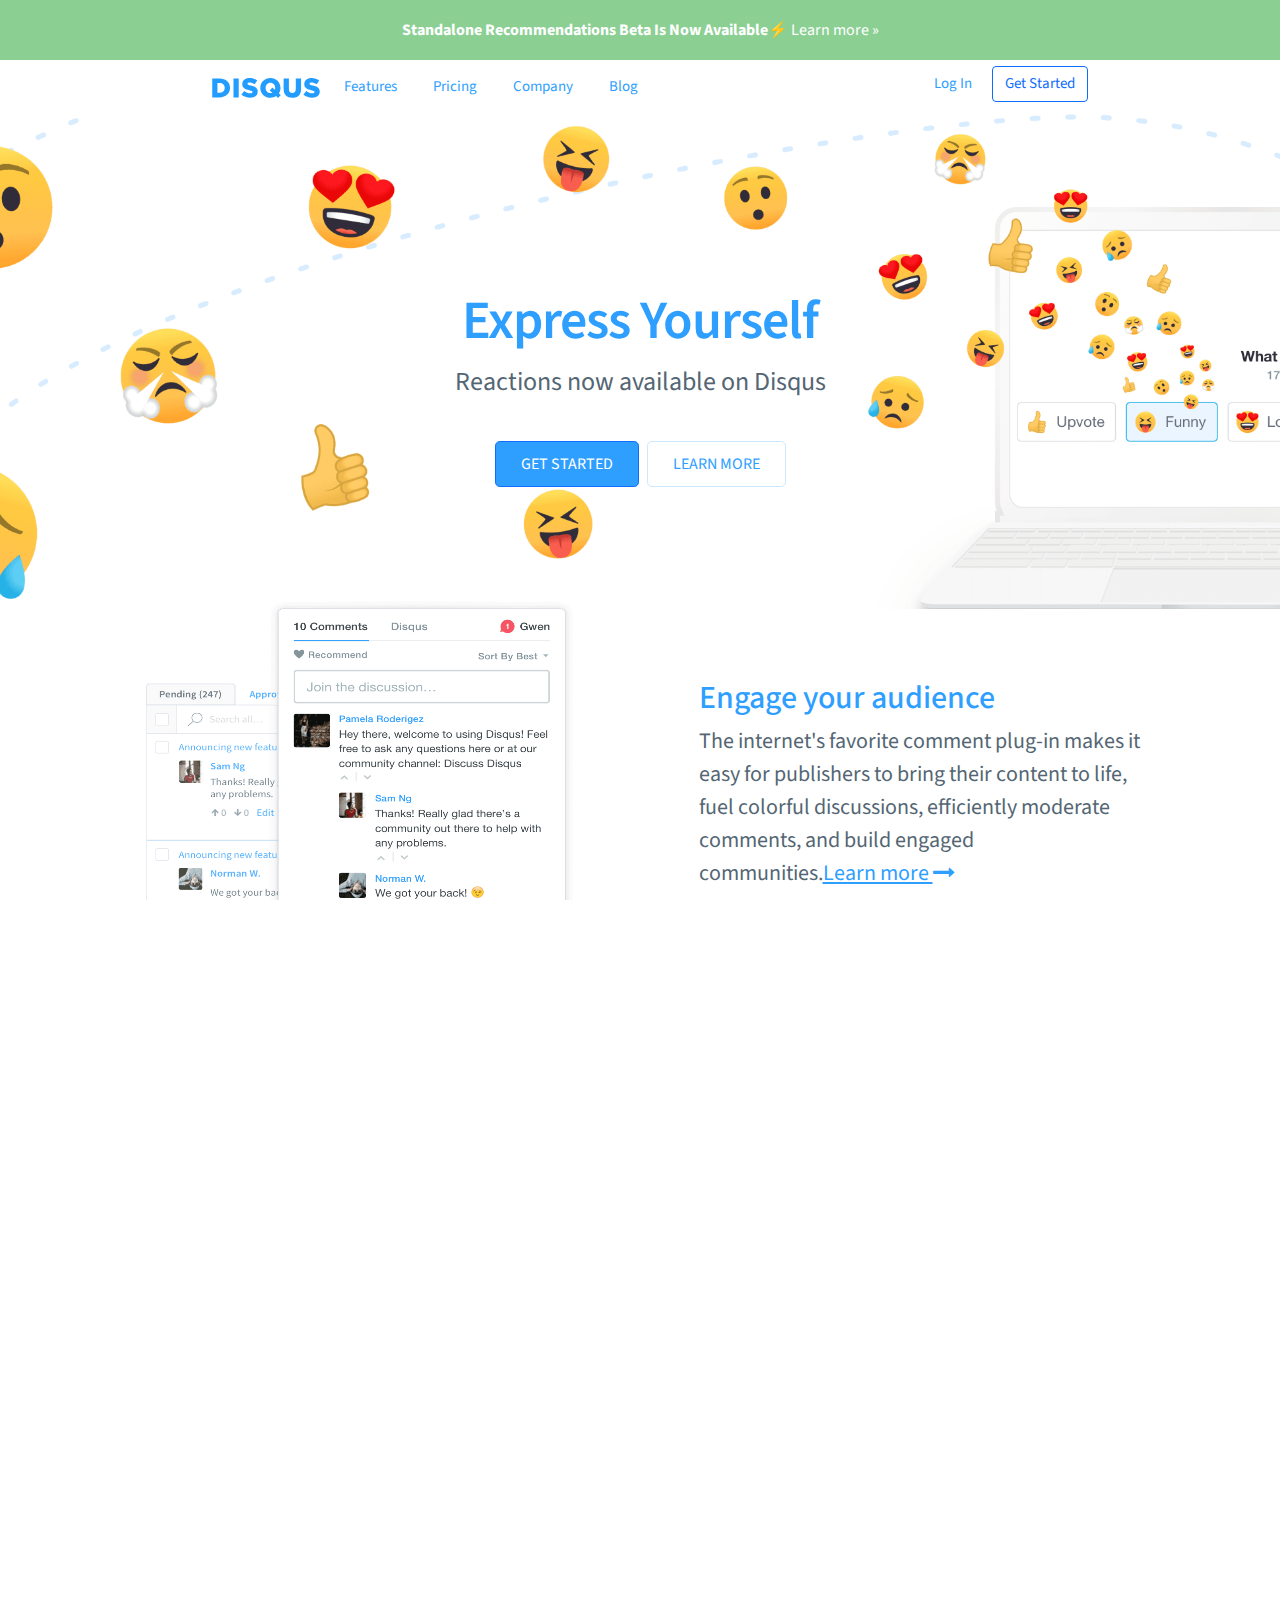
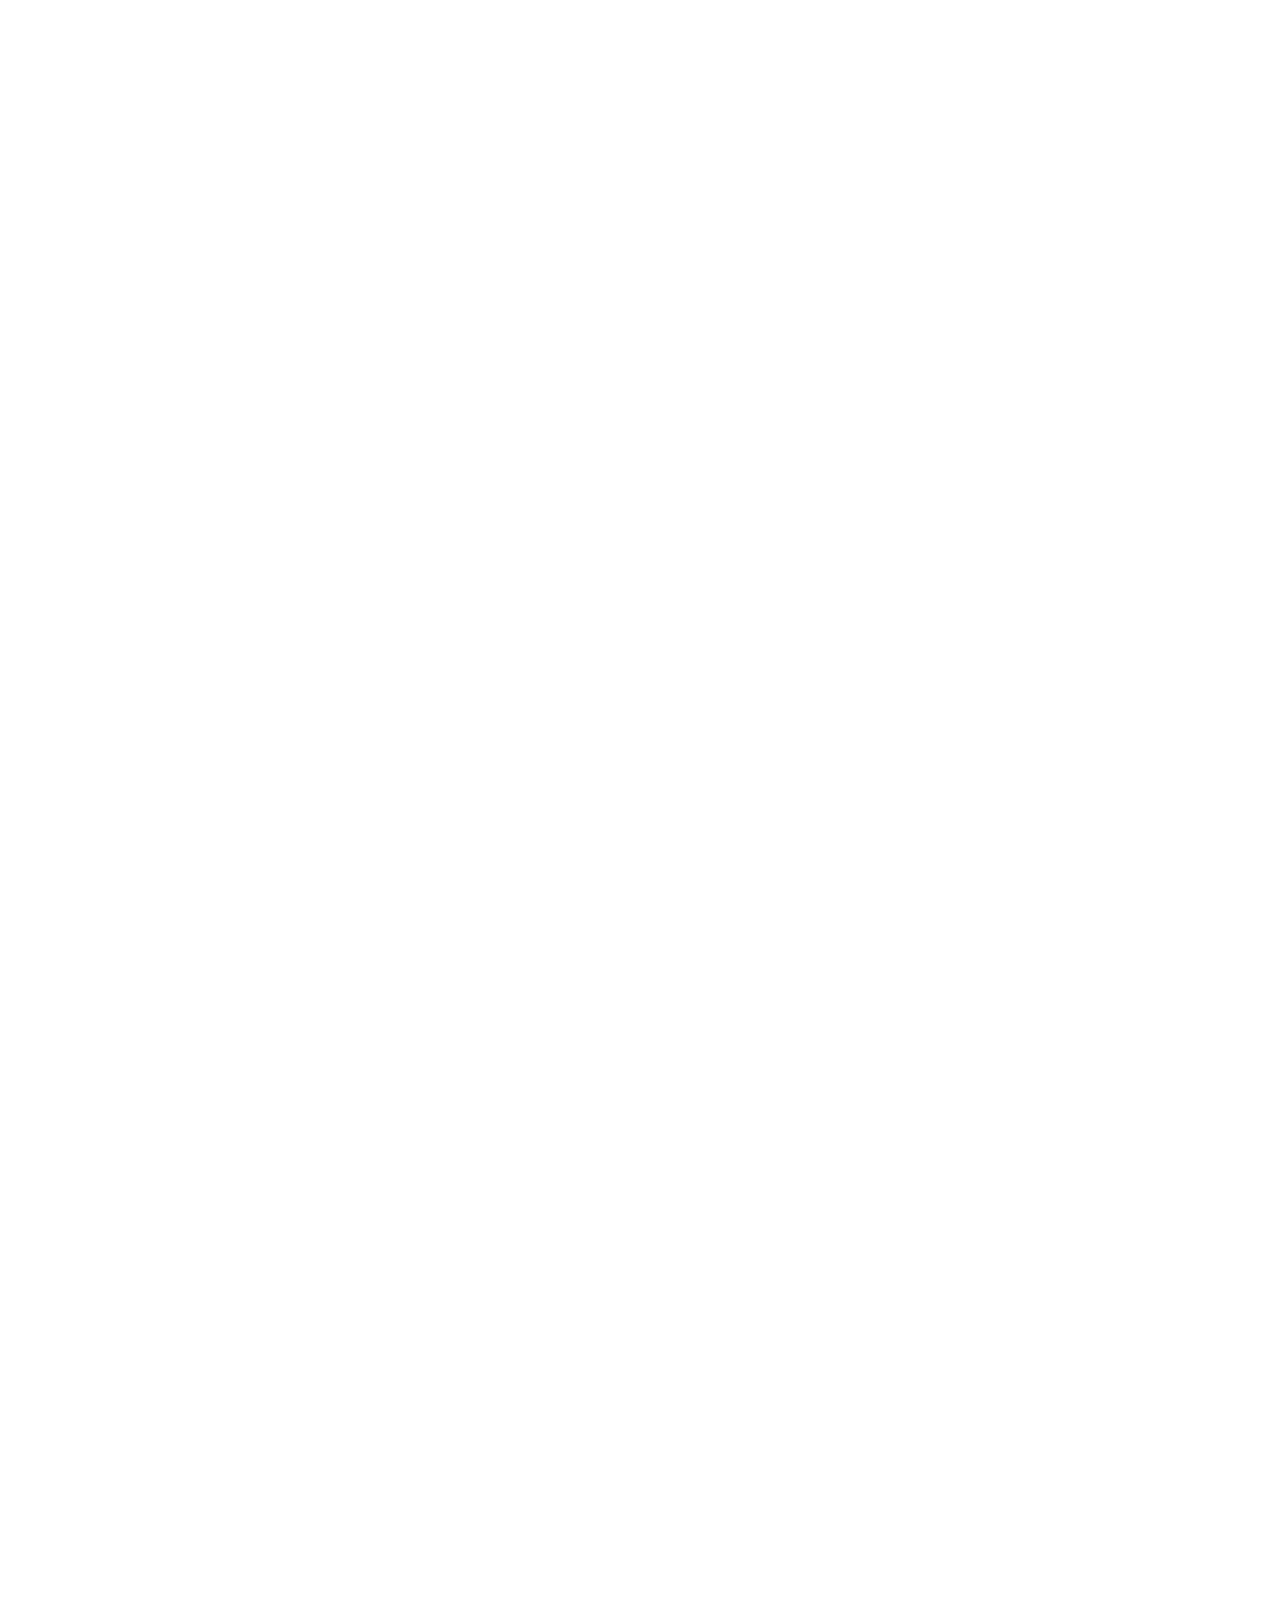
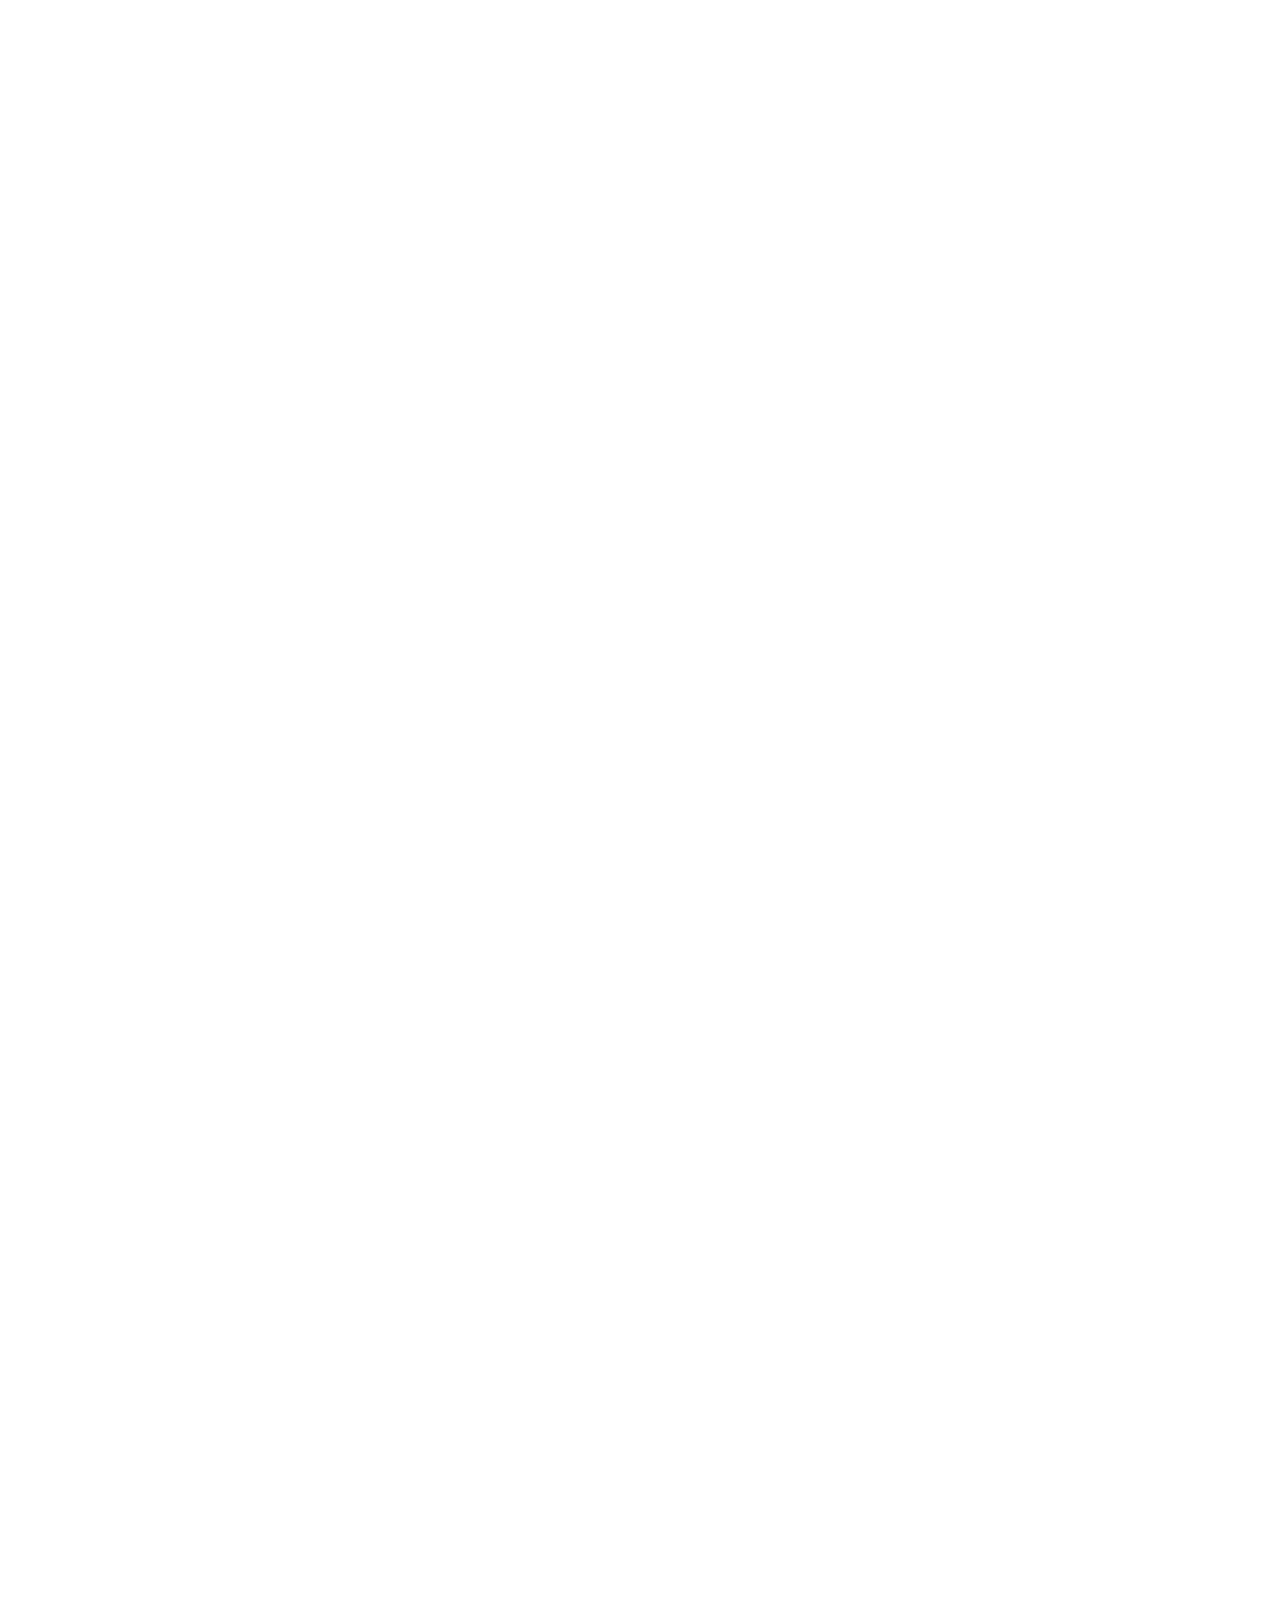
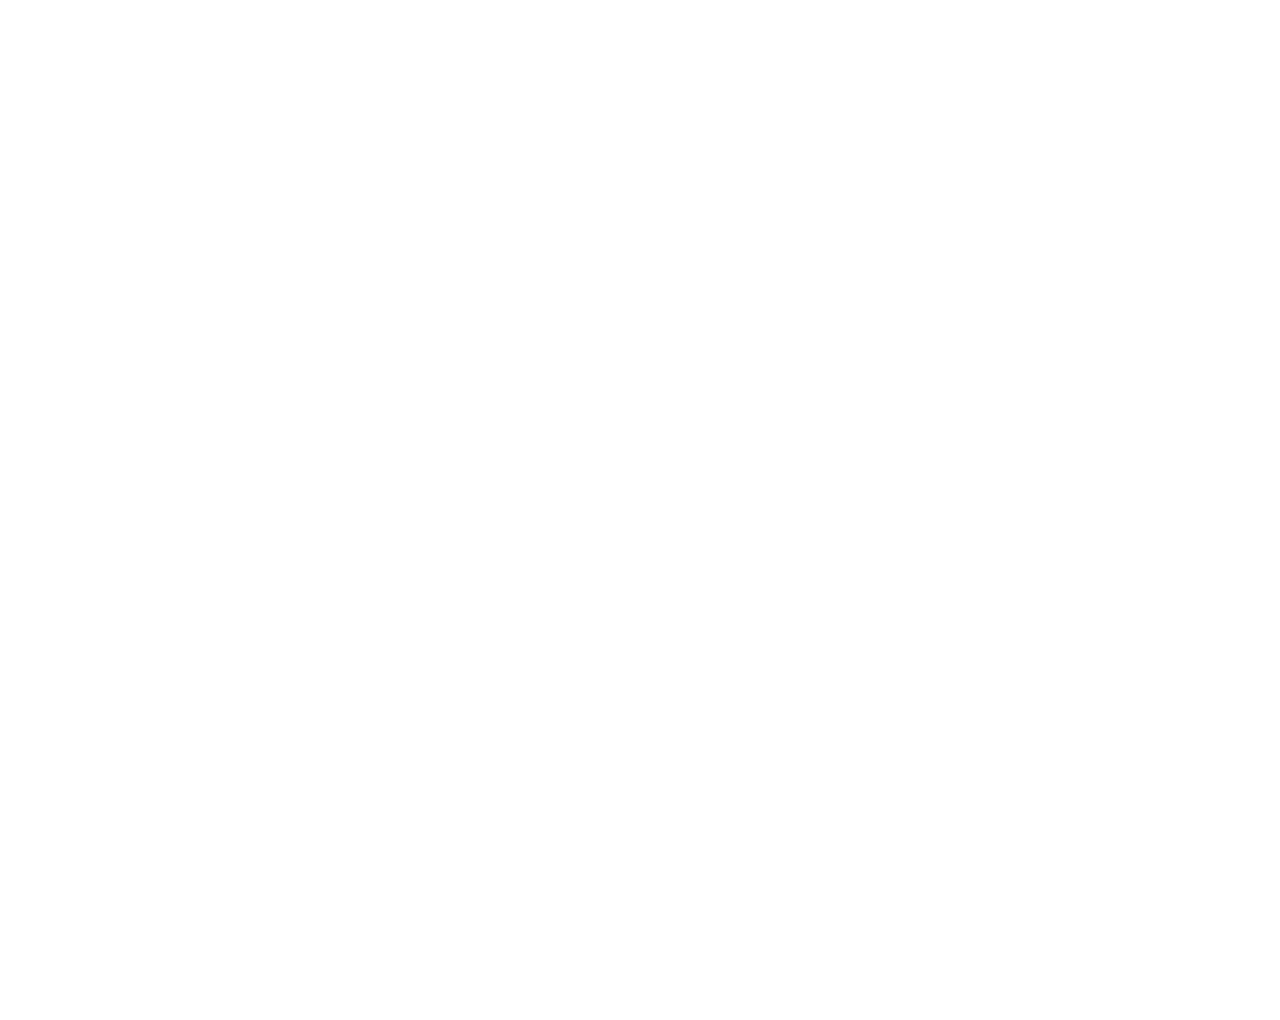
<file: index.html>
<!DOCTYPE html>
<html>
<head>
	<meta charset="utf-8">
	<meta name="viewport" content="width=device-width, initial-scale=1.0">
	<!--Bootstrap link-->
	<link rel="stylesheet" type="text/css" href="css/bootstrap.min.css">
	<link rel="stylesheet" type="text/css" href="css/dis.css">
	<link rel="stylesheet" type="text/css" href="css/responsive.css">
	<!--Font awesome link-->

	<link rel="stylesheet" href="https://cdnjs.cloudflare.com/ajax/libs/font-awesome/4.7.0/css/font-awesome.min.css">
	<!--Font link-->
	<link rel="preconnect" href="https://fonts.googleapis.com">
	<link rel="preconnect" href="https://fonts.gstatic.com" crossorigin>
	<link href="https://fonts.googleapis.com/css2?family=Source+Sans+Pro:wght@700;600;800&display=swap" rel="stylesheet">
	
	<title>disqus</title>
</head>
<body>
	
	<div class='header'>
		<strong>Standalone Recommendations Beta Is Now Available⚡️ </strong>
		<a>Learn more »</a>
			</div>	
	
		
		<nav class="navbar nav navbar-expand-lg  navbar-light">
		  <div class="container-fluid container-p">
		   
		    <div class='left_link'>
			    <button class="navbar-toggler " type="button" data-bs-toggle="collapse" data-bs-target="#navbarSupportedContent" aria-controls="navbarSupportedContent" aria-expanded="false" aria-label="Toggle navigation">
			      <span class="navbar-toggler-icon "></span>
			    </button>

			     <a class="navbar-brand " href="#"><img src="css\img\disqus-logo-blue.svg" width="108"></a>
		    </div>
		    <div class="collapse navbar-collapse " id="navbarSupportedContent ">
		      <ul class="navbar-nav  me-auto ">
		        <li class="nav-item ">
		          <a class="nav-link " id='features' onmouseover="show()" aria-current="page" href="#">Features</a>
		        </li>
		        <li class="nav-item">
		          <a class="nav-link" href="#">Pricing</a>
		        </li>
		        <li class="nav-item">
		          <a class="nav-link" href="#">Company</a>
		        </li>
		        <li class="nav-item">
		          <a class="nav-link" href="#">Blog</a>
		        </li>
		        
		       
		      </ul>
		    </div>
		    <div class='d-flex'>
		      <ul class='right_link '>
					<li class='nav-item'><a href=''>Log In</a></li>
					<li><a class='btn btn-outline-primary'>Get Started</a></li>
				</ul> 
		        
		       
		      </ul>
		     
		    </div>
		  </div>
		</nav>
	
	<div class='home_wrapper '>
		<div class='hover-div w-100' id='hover_div' onmouseover="show()" onmouseout="hide()">
			<div class='container'>
				<div class='row justify-content-center'>
					<div class='col-md-2'>
						<h4>Learn about our features</h4>
					</div>
					<div class='col-md-4 '>
						
							<div class='engaged-bg-img pointer'>
								<h5 class='text-blue'>Engage your audience <i class='fa fa-long-arrow-right'></i></h5> 
								<p>Build engaged communities, fuel colorful discussions, and efficiently moderate comments.</p>
								
							</div>
					
					
							<div class='understand-bg-img pointer'>
								<h5 class='text-voilet'>Understand your success  <i class='fa fa-long-arrow-right'></i></h5> 
								<p>Understand their audience, monitor engagement, and optimize content strategy.</p>
							</div>
					


					</div>
					<div class='col-md-4'>
						<div class='retain-bg-img pointer'>
							<h5 class='text-orange'>Retain your readers  <i class='fa fa-long-arrow-right'></i></h5> 
							<p>Capture readers and keep them coming back for more with robust sign-in options and cross-site notifications.</p>
						</div>

						<div class='monetize-bg-img pointer'>
							
							<h5 class='text-green'>Monetize engagement  <i class='fa fa-long-arrow-right'></i></h5>
							<p>Turn engagement into revenue with new inventory through Disqus and highly configurable ad serving.</p>
						</div>

	 

					</div>
					
				</div>
				
			</div>
			
		</div>
	
	
		<div class='container '>
				<div class='content'>
						<div class='title text-blue'>Express Yourself</div>
						<div class='p-text'>Reactions now available on Disqus</div>
						<button class='btn btn-lg btn-primary title-btn btn-right-space'>GET STARTED</button>
						<button  class='btn btn-lg btn-outline title-btn'>LEARN MORE</button>
				</div>
				<section class='container bottom-space'>
							<div class='row'>
								<div class='col-md-5 text-center'>
										<img src="css\img\feature-engage.png" class='img-responsive img-size'>
								</div>
								<div class='col-md-5'>
										<div class='spacing-top-narrow bottom-space'>
											<h2 class='text-blue'>Engage your audience</h2>
												<p class='text-black'>
														The internet's favorite comment plug-in makes it easy for publishers to bring their content to life, fuel colorful discussions, efficiently moderate comments, and build engaged communities.<a href='' class='text-underline'>Learn more  <i class='fa fa-long-arrow-right'></i></a> 
												</p>
										</div>
										<div class='bg-arrow hide img-blue'>
											<img src="css\img\blue-arrow-dots.png" width='90' height='250px'>
										</div>
									
								</div>
								
											
							</div>
							
							<div class='row justify-content-right'>
								<div class='col-md-5 text-center'>
										<img src="css\img\feature-retain.png" class='img-responsive img-size'>
								</div>
								<div class='col-md-5 '>
									<div class='spacing-top-narrow bottom-space'>
										<h2 class='text-orange'>Retain your readers</h2>
											<p class='text-black'>
													
													Convert casual readers into regular contributors. Disqus helps publishers capture readers and keep them coming back for more with robust sign-in options, cross-site notifications and more.<a href=' ' class='text-orange text-underline'>Learn more  <i class='fa fa-long-arrow-right'></i></a>  
											</p>
									</div>
									<div class='bg-arrow hide img-orange' >
										<img src="css\img\orange-arrow-dots.png" width='90' height='280px'>
									</div>
								</div>
								
											
							</div>

							<div class='row justify-content-right'>
								<div class='col-md-5 text-center'>
										<img src="css\img\feature-understand.png" class='img-responsive img-size'>
								</div>
								<div class='col-md-5 '>
									<div class='spacing-top-narrow bottom-space'>
									
										<h2 class='text-voilet'>Understand your success</h2>
											<p class='text-black'>
													
													Audience Analytics provide actionable audience insights, helping publishers to understand their audience, monitor engagement, and optimize content strategy.<a href=' ' class='text-voilet text-underline'>Learn more  <i class='fa fa-long-arrow-right'></i></a> 
											</p>
									</div>
									<div class='bg-arrow hide img-violet'>
										<img src="css\img\violet-arrow-dots.png" width='170' height='240px' >
									</div>
								</div>
								
											
							</div>

							<div class='row justify-content-right'>
								<div class='col-md-5 text-center bottom-space'>
										<img src="css\img\feature-monetize.png" class='img-responsive img-size '>
								</div>
								<div class='col-md-5 my-auto'>
									
										<h2 class='text-green'>Monetize engagement</h2>
											<p class='text-black'>
												Turn engagement into revenue with new inventory through Disqus and highly configurable ad serving from top demand partners on your site.<a href='' class='text-green text-underline'>Learn more  <i class='fa fa-long-arrow-right'></i></a>  
											</p>
									
								</div>
								
											
							</div>

				</section>
			</div>

	

	
		<img src='css\img/pam.svg' class='top-img'>
		<img src="css\img/trusted-header.svg" class='img-left'>

		<div class='bg-color'>
			<div class='container'>
				<h2 class='text-center p-5'>Trusted by millions of publishers</h2>
				<div class='row justify-content-center'>
					<div class='col-md-4 justify-content-center '>

						<div class='border-line div-size bg-color-white mx-auto'>

							<h1>50 Million</h1>
							<p class='text-size-p'>MONTHLY COMMENTS</p>

							<h1>17 Billion</h1>
							<p class='text-size-p'>MONTHLY PAGEVIEWS</p>

							<h1>191 Countries</h1>
							<p class='text-size-p'>USING DISQUS</p>

							<h1>2 Billion</h1>
							<p class='text-size-p'>MONTHLY UNIQUES</p>
						</div>
					</div>
					<div class='col-md-4 justify-content-center div-size2'>
						<div class='border-line h bg-color-white text-center mx-4 bottom-space'>
								<div class='p-4'>
								
									<p class='py-4'>"When we started using Disqus, <br>the number of comments quadrupled."</p>
									<a href=''><img src="css\img/spoilertv.png" width='120'class='img-responsive'></a>
									
								</div>
						</div>
						<div class='border-line h bg-color-white  text-center mx-4'>
								<div class=' p-4 '>
								
									<p class='py-2'>"We wouldn't be a popular <br>website without the comments and engagement we get through Disqus."</p>
									<a href=''><img src="css\img/destructoid.png" width='120'class='img-responsive'></a>
									
								</div>
								
						</div>
					</div>

					<div class='col-md-4 justify-content-center div-size2'>
						<div class='border-line h bg-color-white text-center mx-4 bottom-space'>
								<div class=' p-4 '>
								
									<p class='py-4'>"We love the moderation, the <br>voting and a host of other stuff you can build."</p>
									<a href=''><img src="css\img/9to5-google.png" width='120'class='img-responsive'></a>
									
								</div>
								
						</div>
						<div class='border-line h bg-color-white text-center mx-4'>
								<div class='p-4 '>
								
									<p class='py-2'>"...it's tough to get people to stay <br>for more than just breaking news. Disqus helps us keep readers engaged and coming back for more."</p>
									<a href=''><img src="css\img/cinemablend.png" width='120'class='img-responsive'></a>
									
								</div>
						</div>
					</div>	
					
				</div>
				<!-- sticker-->
				<div class=' row  justify-content-center my-3  py-5 sticker'>
					<div class='col-md-3 py-3 text-center'>
						<img src="css\img/ew.png"  class='img1 img-responsive '  height='auto'>
					</div>
					<div class=' col-md-3 py-3  text-center '>
						<img src="css\img/rotten-tomatoes.png" class='img-responsive  img2 '  height="auto">
					</div>
					<div class=' col-md-3 py-3  text-center'>
						<img src="css\img/abc-news.png" class=' img-responsive  img3 '  height="auto">
					</div>
					<div class='col-md-3 py-3 text-center'>
						<img src="css\img/tmz.png"  class='img-responsive img4 '  height="auto">
					</div>
				</div>
						
				
					
				

				
		</div>
	
	
			<!--block blue-->
			<div class='text-center block-blue'>
				<h1 class='text-white '>
					We're here to help publishers succeed in an open & diverse Internet.
				</h1><br>
				<button class='btn btn-lg title-btn btn-outline bg-color px-5'>INSTALL DISQUS</button>
			</div>
	</div>		
		<div class='container'>
			<!--Porduct-->
			<div class='row bottom-space'>
				<div class='col-md-5 '>
					
					<div class='text-center '>
						<img src="css\img/pam-blog.svg" width='250' ><br><br>
						<h5 class='text-gray-darker'>The Latest News From Disqus</h5>
						<p>Announcements, tips, and more.</p>
					</div>
				</div>
				<div class='col-md-7 p-3 h-100'>
					<article class='article-text '>
						<span class='small-text text-gray-darker'>PRODUCT</span>
						<h2 class='m-text '>
							<a href='' >PRE-MODERATION — Keeping Your Community and Advertisers Safe</a>
						</h2>
						<p class='text-gray'>June 25, 2021</p>
					</article>

					<article class='article-text '>
						<span class='small-text text-gray-darker'>MARKET TRENDS, MARKETING TIPS</span>
						<h2 class='m-text'>
							<a href='' >What is Clubhouse + How Can Publishers Use It?</a>
						</h2>
						<p class='text-gray'>May 14, 2021</p>
					</article>

					<article class='article-text '>
						<span class='small-text text-gray-darker'>CULTURE, COMMUNITY, RESEARCH</span>
						<h2 class='m-text'>
							<a href=''>What are lurkers and how can you engage them?</a>
						</h2>
						<p class='text-gray'>May 14, 2021</p>
					</article>


					
					<button class='btn btn-lg btn-outline px-4 text-medium'>READ OUR BLOG</button>
				</div>
			</div>
		</div>
			<!--Installtion prossed-->
			<div class=' p-5 bg-color text-center'>
				<p >Ready to install Disqus? It only takes minutes to get up and running.</p>
				<div class='p-3 '>
					<div class='aligned'>
						<div class='display-inline p-2'>
								<span class='install-promo__number'>1</span><br>
								<span>signup</span>
							
						</div>
						

						<img src="css\img/promo-signup.png" class='img-width' height="auto">
					
						
					</div>
					<div class='aligned'>
						<div class='display-inline p-2'>
								<span class='install-promo__number'>2</span><br>
								<span>Install</span>
							
						</div>
						

						<img src="css\img/promo-install.png" class='img-width' height="auto">
					
						
					</div>
					<div class='aligned'>
						<div class='display-inline p-2'>
								<span class='install-promo__number'>3</span><br>
								<span>Use</span>
							
						</div>
						

						<img src="css\img/promo-use.png" class='img-width' height="auto">
					
					</div>
				</div>
				<button class='btn btn-lg btn-primary title-btn px-5'>Get started</button>
			</div>
		
		
		<footer>
			<div class='container flex-box links'>
				<div>
					<div class='d-flex'>
						<ul class='d-flex mg-top link1-list list-type '>
							<li>Feature</li>
							<li>pricing</li>
							<li>company</li>
							<li>jobs</li>
							<li>blog</li>
							<li>adervtise</li>
						</ul>
						
						
					</div>
					<div class='d-flex responsive-links link2-list'>
						<ul class='d-flex  list-type'>
							<li>help</li>
							<li>API</li>
							<li>Data servies</li>
							<li>logos</li>
						</ul>
						<ul class='d-flex  list-type'>
							<li><i class="fa fa-facebook-f"></i></li>
							<li><i class="fa fa-twitter"></i></li>
							<li><i class="fa fa-instagram"></i></li>
							<li><i class="fa fa-linkedin"></i></li>
								
						</ul>
					</div>
				</div>
				<div>
					<div><a class='m-right-side'><img src="css\img/disqus-logo-white.svg" width="110" ></a></div>
					<ul class='d-flex mt-3 m-right-list '>
						<li class='list-type'>Disqus 2021 &#169;</li>
						<li>terms</li>
						<li>privacy</li>
						<li>Do Not Sell My Info</li>
						
					</ul>
				</div>
			</div>
			
		</footer>
		

</body>
</html>

<script type="text/javascript">
	var element = document.getElementById('features')
	function show() {
		var div = document.getElementById('hover_div')
		div.style.display = 'block';


	}

	function hide() {
		var div = document.getElementById('hover_div')
		div.style.display = 'none';
	}

</script>
</file>
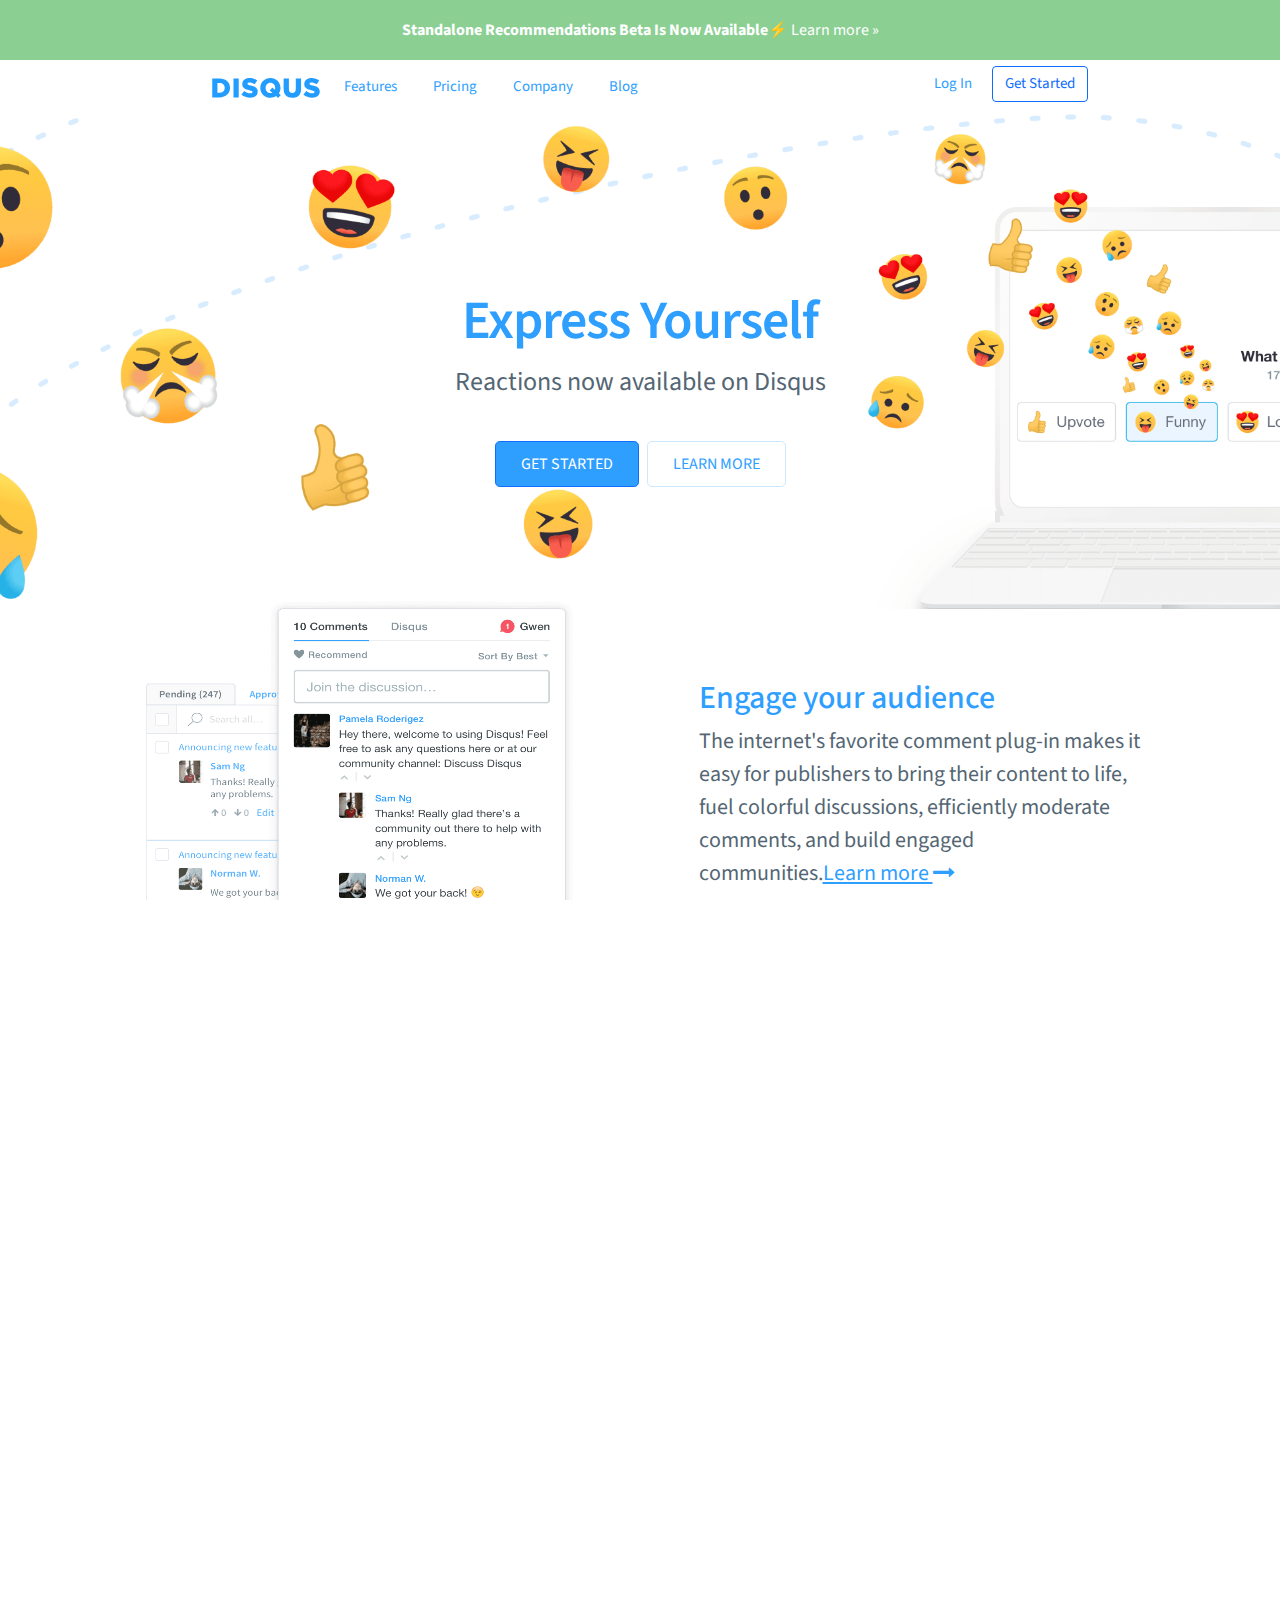
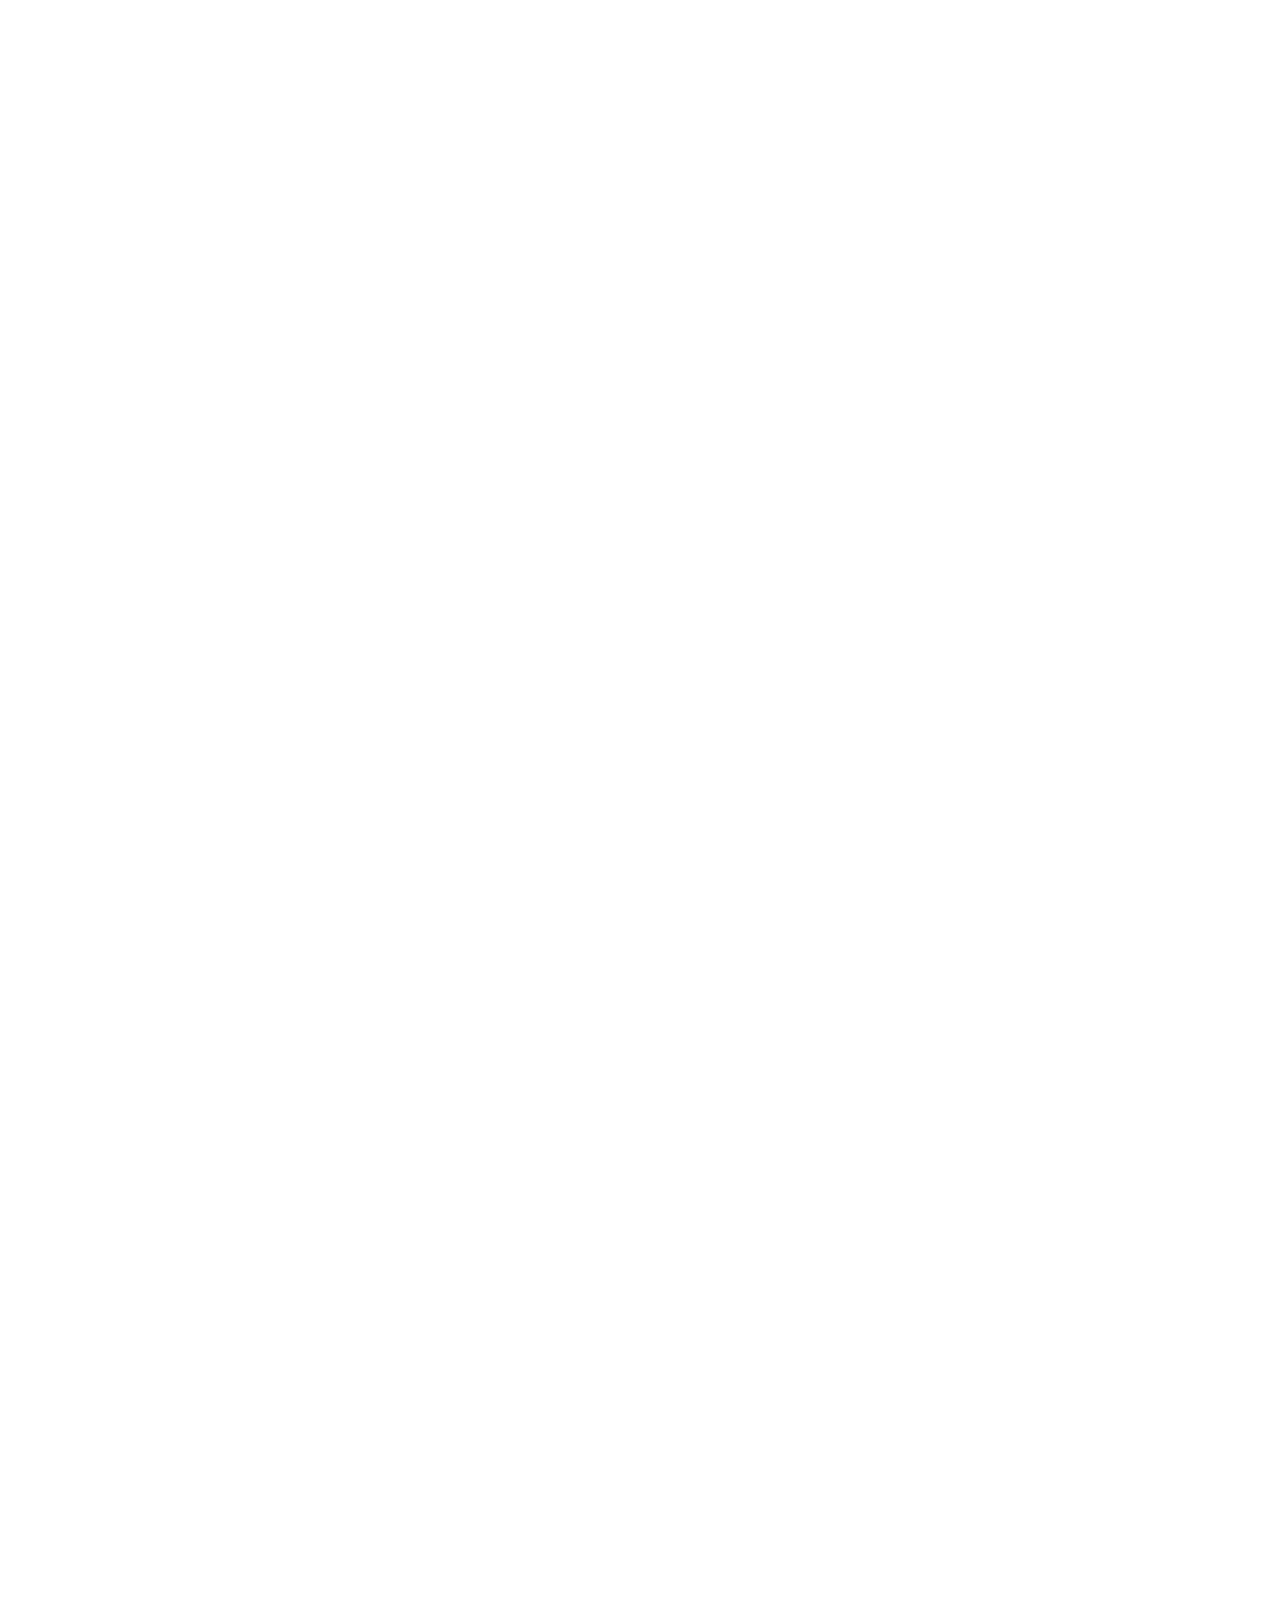
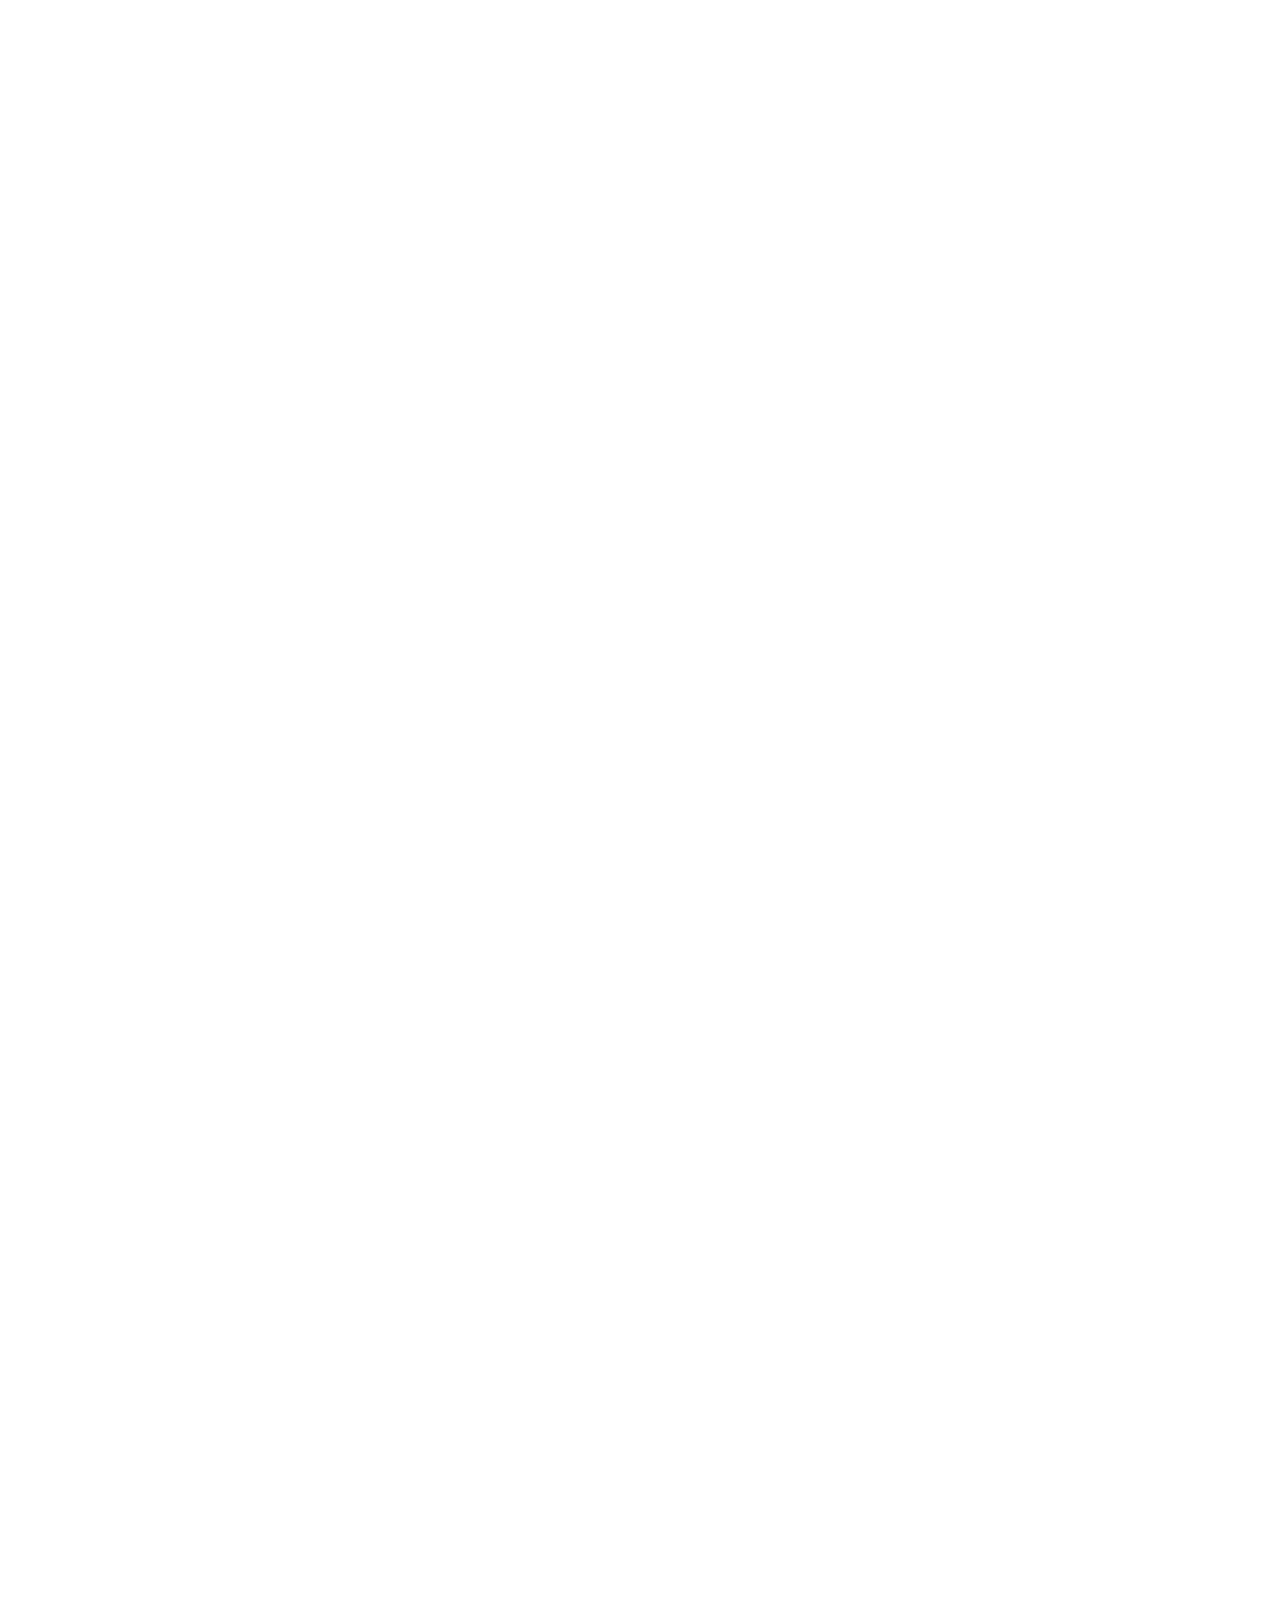
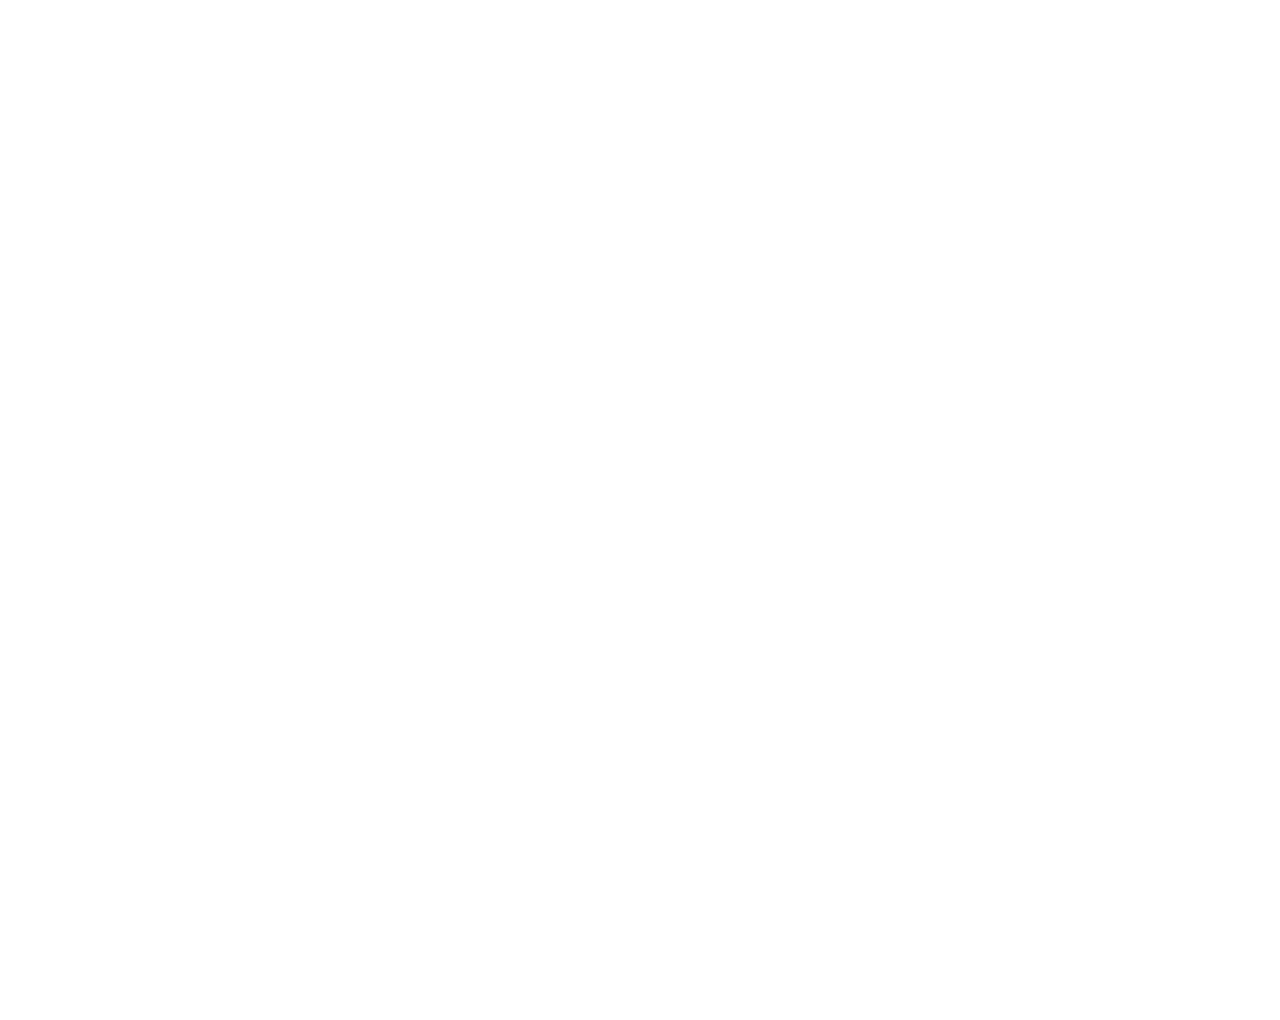
<file: dis.html>
<!DOCTYPE html>
<html>
<head>
	<meta charset="utf-8">
	<meta name="viewport" content="width=device-width, initial-scale=1.0">
	<!--Bootstrap link-->
	<link rel="stylesheet" type="text/css" href="css/bootstrap.min.css">
	<link rel="stylesheet" type="text/css" href="css/dis.css">
	<link rel="stylesheet" type="text/css" href="css/responsive.css">
	<!--Font awesome link-->

	<link rel="stylesheet" href="https://cdnjs.cloudflare.com/ajax/libs/font-awesome/4.7.0/css/font-awesome.min.css">
	<!--Font link-->
	<link rel="preconnect" href="https://fonts.googleapis.com">
	<link rel="preconnect" href="https://fonts.gstatic.com" crossorigin>
	<link href="https://fonts.googleapis.com/css2?family=Source+Sans+Pro:wght@700;600;800&display=swap" rel="stylesheet">
	
	<title>disqus</title>
</head>
<body>
	
	<div class='header'>
		<strong>Standalone Recommendations Beta Is Now Available⚡️ </strong>
		<a>Learn more »</a>
			</div>	
	
		
		<nav class="navbar nav navbar-expand-lg  navbar-light">
		  <div class="container-fluid container-p">
		   
		    <div class='left_link'>
			    <button class="navbar-toggler " type="button" data-bs-toggle="collapse" data-bs-target="#navbarSupportedContent" aria-controls="navbarSupportedContent" aria-expanded="false" aria-label="Toggle navigation">
			      <span class="navbar-toggler-icon "></span>
			    </button>

			     <a class="navbar-brand " href="#"><img src="css\img\disqus-logo-blue.svg" width="108"></a>
		    </div>
		    <div class="collapse navbar-collapse " id="navbarSupportedContent ">
		      <ul class="navbar-nav  me-auto ">
		        <li class="nav-item ">
		          <a class="nav-link " id='features' onmouseover="show()" aria-current="page" href="#">Features</a>
		        </li>
		        <li class="nav-item">
		          <a class="nav-link" href="#">Pricing</a>
		        </li>
		        <li class="nav-item">
		          <a class="nav-link" href="#">Company</a>
		        </li>
		        <li class="nav-item">
		          <a class="nav-link" href="#">Blog</a>
		        </li>
		        
		       
		      </ul>
		    </div>
		    <div class='d-flex'>
		      <ul class='right_link '>
					<li class='nav-item'><a href=''>Log In</a></li>
					<li><a class='btn btn-outline-primary'>Get Started</a></li>
				</ul> 
		        
		       
		      </ul>
		     
		    </div>
		  </div>
		</nav>
	
	<div class='home_wrapper '>
		<div class='hover-div w-100' id='hover_div' onmouseover="show()" onmouseout="hide()">
			<div class='container'>
				<div class='row justify-content-center'>
					<div class='col-md-2'>
						<h4>Learn about our features</h4>
					</div>
					<div class='col-md-4 '>
						
							<div class='engaged-bg-img pointer'>
								<h5 class='text-blue'>Engage your audience <i class='fa fa-long-arrow-right'></i></h5> 
								<p>Build engaged communities, fuel colorful discussions, and efficiently moderate comments.</p>
								
							</div>
					
					
							<div class='understand-bg-img pointer'>
								<h5 class='text-voilet'>Understand your success  <i class='fa fa-long-arrow-right'></i></h5> 
								<p>Understand their audience, monitor engagement, and optimize content strategy.</p>
							</div>
					


					</div>
					<div class='col-md-4'>
						<div class='retain-bg-img pointer'>
							<h5 class='text-orange'>Retain your readers  <i class='fa fa-long-arrow-right'></i></h5> 
							<p>Capture readers and keep them coming back for more with robust sign-in options and cross-site notifications.</p>
						</div>

						<div class='monetize-bg-img pointer'>
							
							<h5 class='text-green'>Monetize engagement  <i class='fa fa-long-arrow-right'></i></h5>
							<p>Turn engagement into revenue with new inventory through Disqus and highly configurable ad serving.</p>
						</div>

	 

					</div>
					
				</div>
				
			</div>
			
		</div>
	
	
		<div class='container '>
				<div class='content'>
						<div class='title text-blue'>Express Yourself</div>
						<div class='p-text'>Reactions now available on Disqus</div>
						<button class='btn btn-lg btn-primary title-btn btn-right-space'>GET STARTED</button>
						<button  class='btn btn-lg btn-outline title-btn'>LEARN MORE</button>
				</div>
				<section class='container bottom-space'>
							<div class='row'>
								<div class='col-md-5 text-center'>
										<img src="css\img\feature-engage.png" class='img-responsive img-size'>
								</div>
								<div class='col-md-5'>
										<div class='spacing-top-narrow bottom-space'>
											<h2 class='text-blue'>Engage your audience</h2>
												<p class='text-black'>
														The internet's favorite comment plug-in makes it easy for publishers to bring their content to life, fuel colorful discussions, efficiently moderate comments, and build engaged communities.<a href='' class='text-underline'>Learn more  <i class='fa fa-long-arrow-right'></i></a> 
												</p>
										</div>
										<div class='bg-arrow hide img-blue'>
											<img src="css\img\blue-arrow-dots.png" width='90' height='250px'>
										</div>
									
								</div>
								
											
							</div>
							
							<div class='row justify-content-right'>
								<div class='col-md-5 text-center'>
										<img src="css\img\feature-retain.png" class='img-responsive img-size'>
								</div>
								<div class='col-md-5 '>
									<div class='spacing-top-narrow bottom-space'>
										<h2 class='text-orange'>Retain your readers</h2>
											<p class='text-black'>
													
													Convert casual readers into regular contributors. Disqus helps publishers capture readers and keep them coming back for more with robust sign-in options, cross-site notifications and more.<a href=' ' class='text-orange text-underline'>Learn more  <i class='fa fa-long-arrow-right'></i></a>  
											</p>
									</div>
									<div class='bg-arrow hide img-orange' >
										<img src="css\img\orange-arrow-dots.png" width='90' height='280px'>
									</div>
								</div>
								
											
							</div>

							<div class='row justify-content-right'>
								<div class='col-md-5 text-center'>
										<img src="css\img\feature-understand.png" class='img-responsive img-size'>
								</div>
								<div class='col-md-5 '>
									<div class='spacing-top-narrow bottom-space'>
									
										<h2 class='text-voilet'>Understand your success</h2>
											<p class='text-black'>
													
													Audience Analytics provide actionable audience insights, helping publishers to understand their audience, monitor engagement, and optimize content strategy.<a href=' ' class='text-voilet text-underline'>Learn more  <i class='fa fa-long-arrow-right'></i></a> 
											</p>
									</div>
									<div class='bg-arrow hide img-violet'>
										<img src="css\img\violet-arrow-dots.png" width='170' height='240px' >
									</div>
								</div>
								
											
							</div>

							<div class='row justify-content-right'>
								<div class='col-md-5 text-center bottom-space'>
										<img src="css\img\feature-monetize.png" class='img-responsive img-size '>
								</div>
								<div class='col-md-5 my-auto'>
									
										<h2 class='text-green'>Monetize engagement</h2>
											<p class='text-black'>
												Turn engagement into revenue with new inventory through Disqus and highly configurable ad serving from top demand partners on your site.<a href='' class='text-green text-underline'>Learn more  <i class='fa fa-long-arrow-right'></i></a>  
											</p>
									
								</div>
								
											
							</div>

				</section>
			</div>

	

	
		<img src='css\img/pam.svg' class='top-img'>
		<img src="css\img/trusted-header.svg" class='img-left'>

		<div class='bg-color'>
			<div class='container'>
				<h2 class='text-center p-5'>Trusted by millions of publishers</h2>
				<div class='row justify-content-center'>
					<div class='col-md-4 justify-content-center '>

						<div class='border-line div-size bg-color-white mx-auto'>

							<h1>50 Million</h1>
							<p class='text-size-p'>MONTHLY COMMENTS</p>

							<h1>17 Billion</h1>
							<p class='text-size-p'>MONTHLY PAGEVIEWS</p>

							<h1>191 Countries</h1>
							<p class='text-size-p'>USING DISQUS</p>

							<h1>2 Billion</h1>
							<p class='text-size-p'>MONTHLY UNIQUES</p>
						</div>
					</div>
					<div class='col-md-4 justify-content-center div-size2'>
						<div class='border-line h bg-color-white text-center mx-4 bottom-space'>
								<div class='p-4'>
								
									<p class='py-4'>"When we started using Disqus, <br>the number of comments quadrupled."</p>
									<a href=''><img src="css\img/spoilertv.png" width='120'class='img-responsive'></a>
									
								</div>
						</div>
						<div class='border-line h bg-color-white  text-center mx-4'>
								<div class=' p-4 '>
								
									<p class='py-2'>"We wouldn't be a popular <br>website without the comments and engagement we get through Disqus."</p>
									<a href=''><img src="css\img/destructoid.png" width='120'class='img-responsive'></a>
									
								</div>
								
						</div>
					</div>

					<div class='col-md-4 justify-content-center div-size2'>
						<div class='border-line h bg-color-white text-center mx-4 bottom-space'>
								<div class=' p-4 '>
								
									<p class='py-4'>"We love the moderation, the <br>voting and a host of other stuff you can build."</p>
									<a href=''><img src="css\img/9to5-google.png" width='120'class='img-responsive'></a>
									
								</div>
								
						</div>
						<div class='border-line h bg-color-white text-center mx-4'>
								<div class='p-4 '>
								
									<p class='py-2'>"...it's tough to get people to stay <br>for more than just breaking news. Disqus helps us keep readers engaged and coming back for more."</p>
									<a href=''><img src="css\img/cinemablend.png" width='120'class='img-responsive'></a>
									
								</div>
						</div>
					</div>	
					
				</div>
				<!-- sticker-->
				<div class=' row  justify-content-center my-3  py-5 sticker'>
					<div class='col-md-3 py-3 text-center'>
						<img src="css\img/ew.png"  class='img1 img-responsive '  height='auto'>
					</div>
					<div class=' col-md-3 py-3  text-center '>
						<img src="css\img/rotten-tomatoes.png" class='img-responsive  img2 '  height="auto">
					</div>
					<div class=' col-md-3 py-3  text-center'>
						<img src="css\img/abc-news.png" class=' img-responsive  img3 '  height="auto">
					</div>
					<div class='col-md-3 py-3 text-center'>
						<img src="css\img/tmz.png"  class='img-responsive img4 '  height="auto">
					</div>
				</div>
						
				
					
				

				
		</div>
	
	
			<!--block blue-->
			<div class='text-center block-blue'>
				<h1 class='text-white '>
					We're here to help publishers succeed in an open & diverse Internet.
				</h1><br>
				<button class='btn btn-lg title-btn btn-outline bg-color px-5'>INSTALL DISQUS</button>
			</div>
	</div>		
		<div class='container'>
			<!--Porduct-->
			<div class='row bottom-space'>
				<div class='col-md-5 '>
					
					<div class='text-center '>
						<img src="css\img/pam-blog.svg" width='250' ><br><br>
						<h5 class='text-gray-darker'>The Latest News From Disqus</h5>
						<p>Announcements, tips, and more.</p>
					</div>
				</div>
				<div class='col-md-7 p-3 h-100'>
					<article class='article-text '>
						<span class='small-text text-gray-darker'>PRODUCT</span>
						<h2 class='m-text '>
							<a href='' >PRE-MODERATION — Keeping Your Community and Advertisers Safe</a>
						</h2>
						<p class='text-gray'>June 25, 2021</p>
					</article>

					<article class='article-text '>
						<span class='small-text text-gray-darker'>MARKET TRENDS, MARKETING TIPS</span>
						<h2 class='m-text'>
							<a href='' >What is Clubhouse + How Can Publishers Use It?</a>
						</h2>
						<p class='text-gray'>May 14, 2021</p>
					</article>

					<article class='article-text '>
						<span class='small-text text-gray-darker'>CULTURE, COMMUNITY, RESEARCH</span>
						<h2 class='m-text'>
							<a href=''>What are lurkers and how can you engage them?</a>
						</h2>
						<p class='text-gray'>May 14, 2021</p>
					</article>


					
					<button class='btn btn-lg btn-outline px-4 text-medium'>READ OUR BLOG</button>
				</div>
			</div>
		</div>
			<!--Installtion prossed-->
			<div class=' p-5 bg-color text-center'>
				<p >Ready to install Disqus? It only takes minutes to get up and running.</p>
				<div class='p-3 '>
					<div class='aligned'>
						<div class='display-inline p-2'>
								<span class='install-promo__number'>1</span><br>
								<span>signup</span>
							
						</div>
						

						<img src="css\img/promo-signup.png" class='img-width' height="auto">
					
						
					</div>
					<div class='aligned'>
						<div class='display-inline p-2'>
								<span class='install-promo__number'>2</span><br>
								<span>Install</span>
							
						</div>
						

						<img src="css\img/promo-install.png" class='img-width' height="auto">
					
						
					</div>
					<div class='aligned'>
						<div class='display-inline p-2'>
								<span class='install-promo__number'>3</span><br>
								<span>Use</span>
							
						</div>
						

						<img src="css\img/promo-use.png" class='img-width' height="auto">
					
					</div>
				</div>
				<button class='btn btn-lg btn-primary title-btn px-5'>Get started</button>
			</div>
		
		
		<footer>
			<div class='container flex-box links'>
				<div>
					<div class='d-flex'>
						<ul class='d-flex mg-top link1-list list-type '>
							<li>Feature</li>
							<li>pricing</li>
							<li>company</li>
							<li>jobs</li>
							<li>blog</li>
							<li>adervtise</li>
						</ul>
						
						
					</div>
					<div class='d-flex responsive-links link2-list'>
						<ul class='d-flex  list-type'>
							<li>help</li>
							<li>API</li>
							<li>Data servies</li>
							<li>logos</li>
						</ul>
						<ul class='d-flex  list-type'>
							<li><i class="fa fa-facebook-f"></i></li>
							<li><i class="fa fa-twitter"></i></li>
							<li><i class="fa fa-instagram"></i></li>
							<li><i class="fa fa-linkedin"></i></li>
								
						</ul>
					</div>
				</div>
				<div>
					<div><a class='m-right-side'><img src="css\img/disqus-logo-white.svg" width="110" ></a></div>
					<ul class='d-flex mt-3 m-right-list '>
						<li class='list-type'>Disqus 2021 &#169;</li>
						<li>terms</li>
						<li>privacy</li>
						<li>Do Not Sell My Info</li>
						
					</ul>
				</div>
			</div>
			
		</footer>
		

</body>
</html>

<script type="text/javascript">
	var element = document.getElementById('features')
	function show() {
		var div = document.getElementById('hover_div')
		div.style.display = 'block';


	}

	function hide() {
		var div = document.getElementById('hover_div')
		div.style.display = 'none';
	}

</script>
</file>
<file: css/dis.css>
html,body{
	width: 100%;
	height: 100%;
	color: #546673;
	line-height: 1.5;
	overflow-x: hidden;
	font-family: 'Source Sans Pro', 'Helvetica Neue', Helvetica, Arial, sans-serif;
	
}
img{
	max-width:100%;
	height: 100%;
}
.home_wrapper{
	
	background: transparent url('img/disqus.png') center top no-repeat;
	background-size: 116%;
	
	
	
}
.title{
	font-size:54px;
	font-weight:600;
	letter-spacing:-1px;
	margin: 0;
	padding: 0;
}
.p-text{
	font-size: 26px;
	color: #546673;
	margin-bottom:40px;
}
.title-btn{
	padding: 10px 25px;
	font-size:16px;

	
}
.btn-right-space{
	margin-right:5px;
	color: white;
	background-color:#2e9fff;
}
.btn-outline{
	border:1px solid #cce9ff;
	color:#2e9fff ;
}
.btn-outline:hover{
	border:1px solid #2e9fff;
	background-color: #cce9ff;
	color:#2e9ffe;
}

.header{
	background-color:#8bcf93;;
	color:white;
	text-align: center;
	font-size:16px;
	padding: 18px;
}



.nav{
	
	height: 54px;
	background-color: #fff;
	font-size:15px;
	
}

.right_link{
	display: flex;
	align-items:center;
	list-style: none;
	
}


a, button {
    text-decoration: none;
    transition: all 250ms ease-in-out;
    color: #2e9fff;
}

.text-underline{
	text-decoration: underline;
}

.nav ul li,.d-flex ul li{
	margin-right:20px;
}
.left_link{
	
	padding-left:200px;
	
}
.right_link{
	padding-right: 60px;
	margin-right:100px;
}
.right_link li{
	margin-top: 10px;
}
.right_link .btn{
	font-size:15px;
}


/* navbar toggle change color  */

.navbar-toggler{
	border: none;
} 
.navbar-toggler:focus{
	display: none;
}

.navbar-light .navbar-toggler-icon {
  background-image: url("data:image/svg+xml;charset=utf8,%3Csvg viewBox='0 0 32 32' xmlns='http://www.w3.org/2000/svg'%3E%3Cpath stroke='rgba(46,159,255, 0.7)' stroke-width='2' stroke-linecap='round' stroke-miterlimit='10' d='M4 8h24M4 16h24M4 24h24'/%3E%3C/svg%3E");
}




.content{
	width: 100%;
	text-align: center;
	padding-top: 15%;
	padding-bottom: 10%;
	
	
}

h3{
	color: black;
}



.col-md-5{
	line-height:center;
	margin: 0 auto;
	
}
.text-black{
	color: #546673;
	font-size: 22px;
	font-weight:400;
	
}


.bg-arrow{
	
	display: block;
}

.img-orange , .img-blue{
	text-align: center;
	margin-right:100px;
}

.img-violet{
	margin-left: 70px;
}



.spacing-top-narrow{
	margin-top: 80px;
}
.bottom-space{
	margin-bottom: 60px;
}

/**text color */
.text-blue{
	color:#2e9fff;
}
.text-orange{
	color: #ff9b51;
}
.text-green{
	color: #5cb767;
}
.text-voilet{
	color: #b180c9;
}


/**publishers content **/

.border-line{
	
	border-radius: 5px;
	border: 1px solid #e0e3e9;
    box-shadow: 0 1px 2px #e0e3e9;
}
.text-size-p{
	font-size:12px;
	letter-spacing: 1.2px;
	margin-bottom: 50px;
}
.h{
	height: 45%;

}


.display-inline{
	display: inline;
}

.m-right{
	margin-right:100px;
}



.block-blue{
	border:1px solid black;
	margin-top: 100px;
	padding: 100px;
	background-color: #164b78;
	margin-bottom:90px;
}

.block-blue h1{
	padding:60px;
}




 
.article-text{
	margin-right:50px;
	margin-bottom:30px;
    line-height: 1.5em;
}

.small-text{
	font-size:12px;
}
.m-text{
	font-size:21px;
	

}
.text-gray {
    color: #687a86;
}
.text-gray-darker{
	color: black;
}


.install-promo__number {
    font-size: 72px;
    line-height: 1em;
    font-weight: 500;
    font-weight: 600;
    color: #c2c9d4;
}

.aligned {
    display: inline-flex;
    align-items: center;
    margin-right:30px;
}
           

/**footer*/

footer{
	padding:20px;
	background-color:#353a3d;
	color: white;
}

.links{
	
	align-items: center;
	justify-content: space-between;
	
}
.list-type{
	list-style-type: none;

}
.mg-top{
	margin-top: 17px;
}

.link1-list li{
	font-size:17px;
}
.link2-list li{
	font-size:14px;
}


.m-right-side{
	margin-left:70%;

}
.flex-box{
	display: flex;
}

.m-right-list li{
	margin-right:20px;
}


.img-left{
	width:100%;
	
}
.bg-color{
	background-color: #F7F9FA;
}
.bg-color-white{
	background-color: white;
}
.top-img{
	position:relative;
	z-index:1;
	top:83px;
	left:130px;
}
.text-medium{
	font-size:15px;
}

/**stickers width */



.img1{
	width:250px ;
	
}

.img2{
	width:190px ;
}

.img3{
	width: 150px;
}
.img4{
	width: 130px;
	
}


/**Installtion prossed*/

.img-width{
	width: 230px;
}
.img-container{
	position: relative;
}
.img-size{
	width: 430px;
	height: 350px;
}

.nav-item:hover{
	 color: #2e9fff; 
	border-bottom: 2px solid #2e9fff ;
}



.navbar-light .navbar-nav .nav-link.active, .navbar-light .navbar-nav .show>.nav-link {
    color: #2e9fff; 
    border-bottom: 2px solid #2e9fff;
}

.navbar-light .navbar-nav .nav-link {
    color: #2e9fff;
}

.hover-div p{
	font-size: 13px;
}
.hover-div h5{
	font-size: 18px;
}
.hover-div h4{
	font-size:21px;
}



.hover-div{
	padding: 45px;
	line-height:1.3em;
	background-color:#fff;
	position: absolute;
	z-index:2;
	display: none;
	
	
}



/**Nav hover div img**/
.pointer{
	cursor: pointer;
}

.engaged-bg-img:hover{
	position: relative;
	opacity:0.7;
	z-index: -1;
	background:transparent url('img/features-nav-engage.png') top right no-repeat; 
	background-size:80px 67px;
}


.understand-bg-img:hover{
	position: relative;
	opacity:0.7;
	z-index: -1;
	background:transparent url('img/features-nav-understand.png') top right no-repeat; 
	background-size:80px 67px;
}

.retain-bg-img:hover{
	position: relative;
	opacity:0.7;
	z-index: -1;
	background:transparent url('img/features-nav-retain.png') top right no-repeat; 
	background-size:95px 70px;
}

.monetize-bg-img:hover{
	position: relative;
	opacity:0.7;
	z-index: -1;
	background:transparent url('img/features-nav-monetize.png') top right no-repeat; 
	background-size:95px 70px;
}


/**publisher*/
.div-size {
	padding: 20px;
	padding-bottom:30%;

}
</file>
<file: css/responsive.css>
@media only screen and (max-width:992px){
	
	.container-p{
    	min-width: max-content;
    	

    }

	.left_link , .right_link{
			margin:0px;
			padding: 0px;
			
	}
}







@media screen and (max-width:768px){

		/**nav bar*/
		.container-p{
			    width: 100%;
			    padding: 0;
			    margin: 0;
		}

		.hide{
			display:none;
		}

		.left_link , .right_link{
			margin:0px;
			padding: 0px;
			
		}


		
		bar i{
			display: initial;
		}

		.right_link li{
			margin-top: 0px;
		}
		
		.home_wrapper{
			
			background: transparent url('img/reactions-promotion-mobile.png') center top no-repeat;
			background-size:60%;
				

		}

		.content{
			text-align: center;
			width: 100%;
			padding-top: 25%;
			padding-bottom: 10%;
			
			
			
		}
		
		.title{
			font-size:40px;

		}
		
		.p-text{
			font-size: 23px;
			color: #546673;
			margin-bottom: 29px;
			
		}
		
		.text-black{
		
			font-size:18px;
			
			
		}
		
		.title-btn{
			
			font-size:12px;

			
		}
		
		.btn-right-space{
			
			color: white;
			background-color:#2e9fff;
		}
		
		
		.div-size{
			width:70%;
			padding-bottom:0%;
			
		}

		
		.div-size2{
			width:80%;
			margin-top:15%;


		}

		.img-left{
		
			max-width: 500%;
   			width: 350%;
		}
	
		
		h2{
			font-size: 23px;
		}

		
		/**sticker */
		.img1 , .img2 ,.img3 , .img4{
			width: 150px;
		}
		
		
		.row>* {
		    
		    padding-right: 0px;
		    padding-left: 0px;
		    
		}
		
			
		
		.block-blue{
			border:1px solid black;
			padding:30px;
			background-color: #164b78;
			
		}
		
		.block-blue h1{
			font-size: 25px;
			padding: 0px;
		}

		.img-width{
			width: 90px;
		}
		
		

		.display-inline{
			display: inline-block;
		}
		
		.install-promo__number{
			font-size:65px;
		}

		.flex-box , .responsive-links{
			flex-direction: column;
			justify-content: center;
			align-items: center;
		}

		.m-right-side{
			margin-left:34%;

		}
		.small-text{
			font-size:10px;
		}
		
		.m-text {
			font-size: 18px;

		}

		.img-size{
			width: 400px;
			height: 300px;
		}

		/**footer */
		.link1-list{
			flex-wrap: wrap;
		}
		.link1-list li{
			font-size:15px;
		}
		.link2-list li{
			font-size: 13px;
		}

		footer{
			padding:0px;
			background-color:#353a3d;
			color: white;
		}
		.links{
			padding: 0px;

		}

		.m-right-list li{
			margin-right:15px;
			font-size: 10px;

		}
		
		.navbar-collapse ul{
			display: inline;
		}

}
</file>
